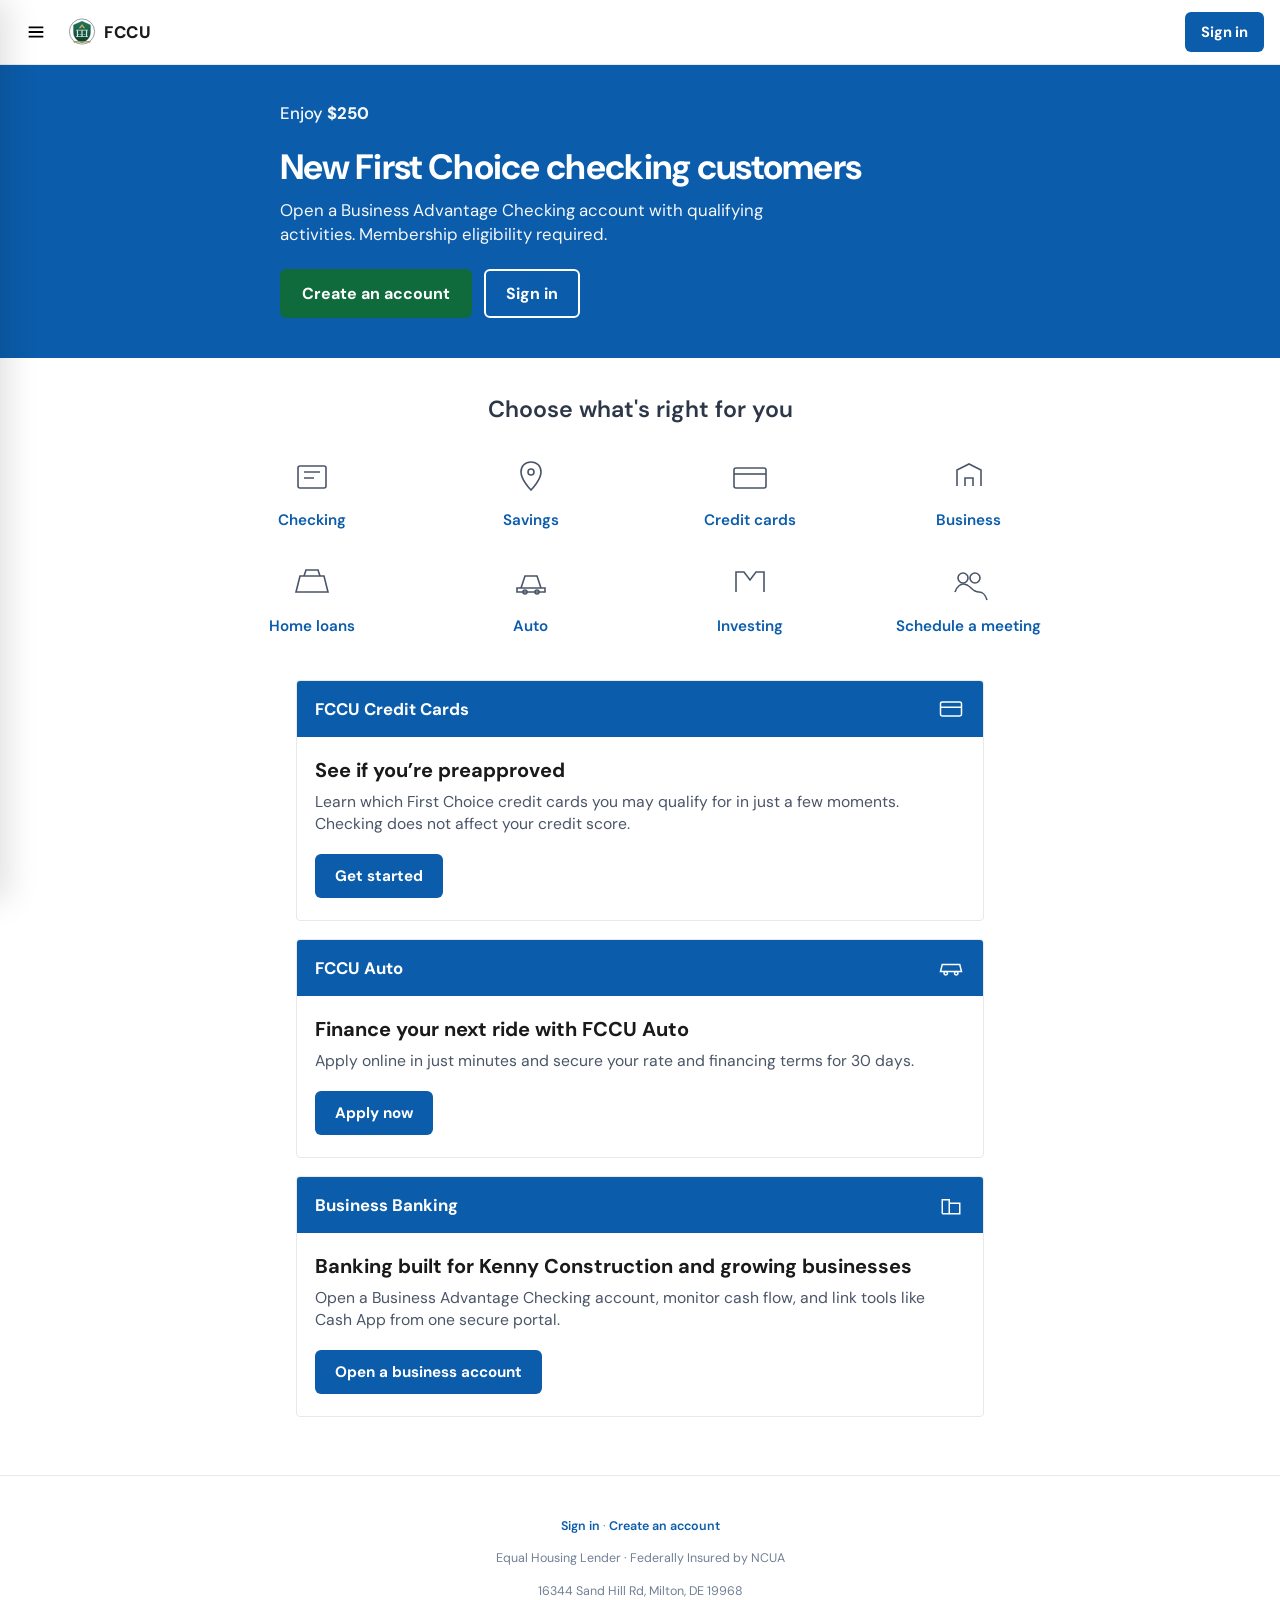
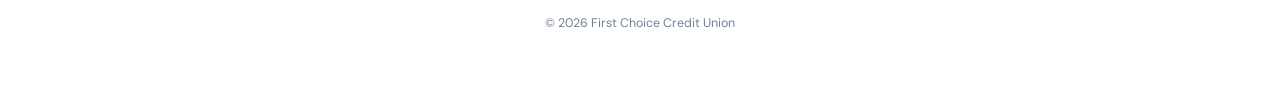
<file: index.html>
<!DOCTYPE html>
<html lang="en">
<head>
    <meta charset="UTF-8">
    <meta name="viewport" content="width=device-width, initial-scale=1.0">
    <title>First Choice Credit Union</title>
    <link rel="stylesheet" href="public.css">
    <script src="Bank.js"></script>
</head>
<body class="pub-page">

    <header class="pub-header">
        <div class="pub-header-left">
            <button type="button" class="pub-menu-btn" onclick="toggleMenu(true)" aria-label="Open menu">
                <svg width="22" height="22" viewBox="0 0 24 24" fill="none" stroke="currentColor" stroke-width="2"><path d="M4 7h16M4 12h16M4 17h16"/></svg>
            </button>
            <a class="pub-logo" href="index.html">
                <img src="logo.svg" alt="">
                <span>FCCU</span>
            </a>
        </div>
        <a class="pub-signin" href="login.html" id="pubSignInLink">Sign in</a>
    </header>

    <section class="pub-hero">
        <div class="pub-hero-inner">
            <p class="pub-hero-kicker">Enjoy <strong>$250</strong></p>
            <h1>New First Choice checking customers</h1>
            <p>Open a Business Advantage Checking account with qualifying activities. Membership eligibility required.</p>
            <div class="pub-cta-row">
                <a class="pub-btn-green" href="signup.html">Create an account</a>
                <a class="pub-btn-outline" href="login.html">Sign in</a>
            </div>
        </div>
    </section>

    <section class="pub-section">
        <h2>Choose what's right for you</h2>
        <div class="pub-services">
            <a class="pub-service" href="signup.html">
                <div class="pub-service-icon"><svg viewBox="0 0 48 48"><rect x="10" y="14" width="28" height="22" rx="2"/><path d="M16 20h16M16 26h10"/></svg></div>
                Checking
            </a>
            <a class="pub-service" href="signup.html">
                <div class="pub-service-icon"><svg viewBox="0 0 48 48"><path d="M24 10c-6 0-10 4-10 10 0 8 10 18 10 18s10-10 10-18c0-6-4-10-10-10z"/><circle cx="24" cy="20" r="3"/></svg></div>
                Savings
            </a>
            <a class="pub-service" href="signup.html">
                <div class="pub-service-icon"><svg viewBox="0 0 48 48"><rect x="8" y="16" width="32" height="20" rx="2"/><path d="M8 22h32"/></svg></div>
                Credit cards
            </a>
            <a class="pub-service" href="signup.html">
                <div class="pub-service-icon"><svg viewBox="0 0 48 48"><path d="M12 34V18l12-6 12 6v16"/><path d="M20 34v-8h8v8"/></svg></div>
                Business
            </a>
            <a class="pub-service" href="signup.html">
                <div class="pub-service-icon"><svg viewBox="0 0 48 48"><path d="M8 34h32L36 18H12L8 34z"/><path d="M16 18l2-6h12l2 6"/></svg></div>
                Home loans
            </a>
            <a class="pub-service" href="signup.html">
                <div class="pub-service-icon"><svg viewBox="0 0 48 48"><path d="M10 30h28v4H10z"/><path d="M14 30l4-12h12l4 12"/><circle cx="18" cy="34" r="2"/><circle cx="30" cy="34" r="2"/></svg></div>
                Auto
            </a>
            <a class="pub-service" href="signup.html">
                <div class="pub-service-icon"><svg viewBox="0 0 48 48"><path d="M10 34V14h8l6 8 6-8h8v20"/></svg></div>
                Investing
            </a>
            <a class="pub-service" href="login.html">
                <div class="pub-service-icon"><svg viewBox="0 0 48 48"><circle cx="18" cy="20" r="5"/><circle cx="30" cy="20" r="5"/><path d="M10 34c2-6 6-8 8-8s6 2 8 4 4 4 8 4 6 2 8 8"/></svg></div>
                Schedule a meeting
            </a>
        </div>
    </section>

    <div class="pub-cards">
        <article class="pub-card">
            <div class="pub-card-head">
                <span>FCCU Credit Cards</span>
                <svg viewBox="0 0 32 32"><rect x="4" y="8" width="24" height="16" rx="2"/><path d="M4 14h24"/></svg>
            </div>
            <div class="pub-card-body">
                <h3>See if you’re preapproved</h3>
                <p>Learn which First Choice credit cards you may qualify for in just a few moments. Checking does not affect your credit score.</p>
                <a class="pub-btn-blue" href="signup.html">Get started</a>
            </div>
        </article>

        <article class="pub-card">
            <div class="pub-card-head">
                <span>FCCU Auto</span>
                <svg viewBox="0 0 32 32"><path d="M4 20h24l-2-8H6L4 20z"/><circle cx="10" cy="22" r="2"/><circle cx="22" cy="22" r="2"/></svg>
            </div>
            <div class="pub-card-body">
                <h3>Finance your next ride with FCCU Auto</h3>
                <p>Apply online in just minutes and secure your rate and financing terms for 30 days.</p>
                <a class="pub-btn-blue" href="signup.html">Apply now</a>
            </div>
        </article>

        <article class="pub-card">
            <div class="pub-card-head">
                <span>Business Banking</span>
                <svg viewBox="0 0 32 32"><path d="M6 26V10h8v16M14 14h12v12H6"/></svg>
            </div>
            <div class="pub-card-body">
                <h3>Banking built for Kenny Construction and growing businesses</h3>
                <p>Open a Business Advantage Checking account, monitor cash flow, and link tools like Cash App from one secure portal.</p>
                <a class="pub-btn-blue" href="signup.html">Open a business account</a>
            </div>
        </article>
    </div>

    <footer class="pub-footer">
        <p><a href="login.html">Sign in</a> · <a href="signup.html">Create an account</a></p>
        <p>Equal Housing Lender · Federally Insured by NCUA</p>
        <p data-brand="address">16344 Sand Hill Rd, Milton, DE 19968</p>
        <p>&copy; <span data-brand="year">2026</span> First Choice Credit Union</p>
    </footer>

    <div id="pubDrawer" class="pub-drawer" aria-hidden="true">
        <div class="pub-drawer-backdrop" onclick="toggleMenu(false)"></div>
        <nav class="pub-drawer-panel">
            <button type="button" class="pub-menu-btn" onclick="toggleMenu(false)" aria-label="Close">✕</button>
            <a href="login.html" onclick="toggleMenu(false)">Sign in</a>
            <a href="signup.html" onclick="toggleMenu(false)">Create an account</a>
            <a href="signup.html" onclick="toggleMenu(false)">Checking</a>
            <a href="signup.html" onclick="toggleMenu(false)">Savings</a>
            <a href="signup.html" onclick="toggleMenu(false)">Business</a>
            <a href="signup.html" onclick="toggleMenu(false)">Home loans</a>
            <a href="signup.html" onclick="toggleMenu(false)">Auto</a>
            <a href="signup.html" onclick="toggleMenu(false)">Credit cards</a>
        </nav>
    </div>

    <script>
        function toggleMenu(open) {
            const d = document.getElementById("pubDrawer");
            d.classList.toggle("open", open);
            d.setAttribute("aria-hidden", open ? "false" : "true");
        }
        document.addEventListener("DOMContentLoaded", () => {
            if (typeof applyBranding === "function") applyBranding();

            const session = typeof getActiveSession === "function" ? getActiveSession() : null;
            if (session && !session.isAdmin) {
                const link = document.getElementById("pubSignInLink");
                if (link) {
                    link.textContent = "Accounts";
                    link.href = "home.html";
                }
                if (typeof initMemberSessionExperience === "function") {
                    initMemberSessionExperience({ forceWelcome: true });
                } else if (typeof showWelcomeBackBanner === "function") {
                    showWelcomeBackBanner(true);
                    if (typeof startIdleLogoutWatchdog === "function") startIdleLogoutWatchdog();
                }
            }
        });
    </script>
</body>
</html>
</file>
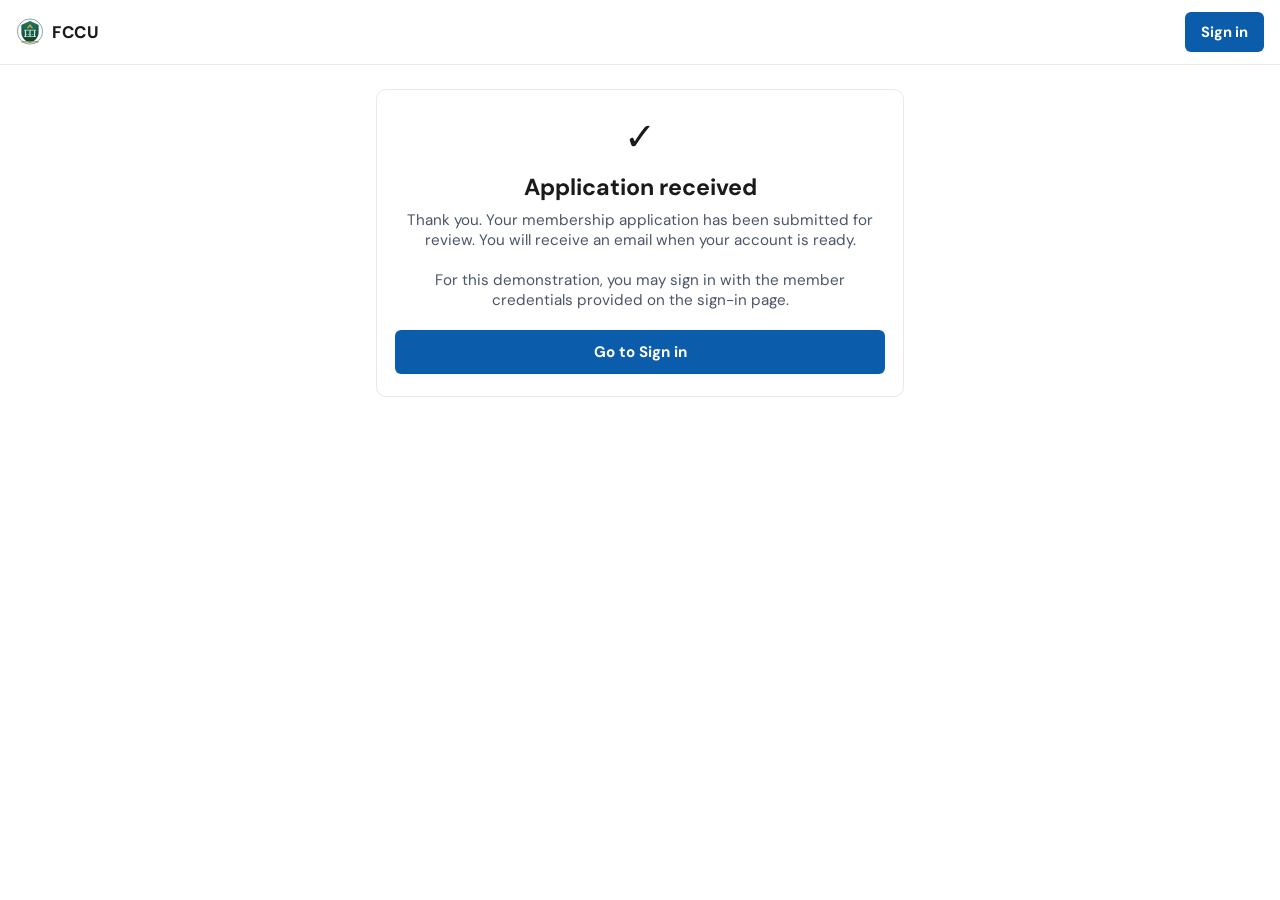
<file: signup-done.html>
<!DOCTYPE html>
<html lang="en">
<head>
    <meta charset="UTF-8">
    <meta name="viewport" content="width=device-width, initial-scale=1.0">
    <title>First Choice Credit Union — Application Received</title>
    <link rel="stylesheet" href="public.css">
    <script src="Bank.js"></script>
</head>
<body class="pub-page">
    <header class="pub-header">
        <a class="pub-logo" href="index.html">
            <img src="logo.svg" alt="">
            <span>FCCU</span>
        </a>
        <a class="pub-signin" href="login.html">Sign in</a>
    </header>
    <main class="su-wrap">
        <div class="su-card" style="text-align:center">
            <div style="font-size:2.4rem;margin-bottom:10px">✓</div>
            <h1>Application received</h1>
            <p class="sub">Thank you. Your membership application has been submitted for review. You will receive an email when your account is ready.</p>
            <p class="sub" id="appRef" style="font-family:ui-monospace,monospace;font-size:0.85rem"></p>
            <p class="sub">For this demonstration, you may sign in with the member credentials provided on the sign-in page.</p>
            <div class="su-actions" style="justify-content:center">
                <a class="pub-btn-blue" href="login.html">Go to Sign in</a>
            </div>
        </div>
    </main>
    <script>
        document.addEventListener("DOMContentLoaded", () => {
            if (typeof applyBranding === "function") applyBranding();
            const raw = localStorage.getItem((typeof STORAGE_PREFIX !== "undefined" ? STORAGE_PREFIX : "fccu_") + "signup_application");
            if (raw) {
                try {
                    const app = JSON.parse(raw);
                    document.getElementById("appRef").textContent =
                        `Reference · ${app.username || "member"} · ${app.accountType || "Checking"} · ${new Date(app.submittedAt || Date.now()).toLocaleString()}`;
                } catch (_) {}
            }
        });
    </script>
</body>
</html>
</file>
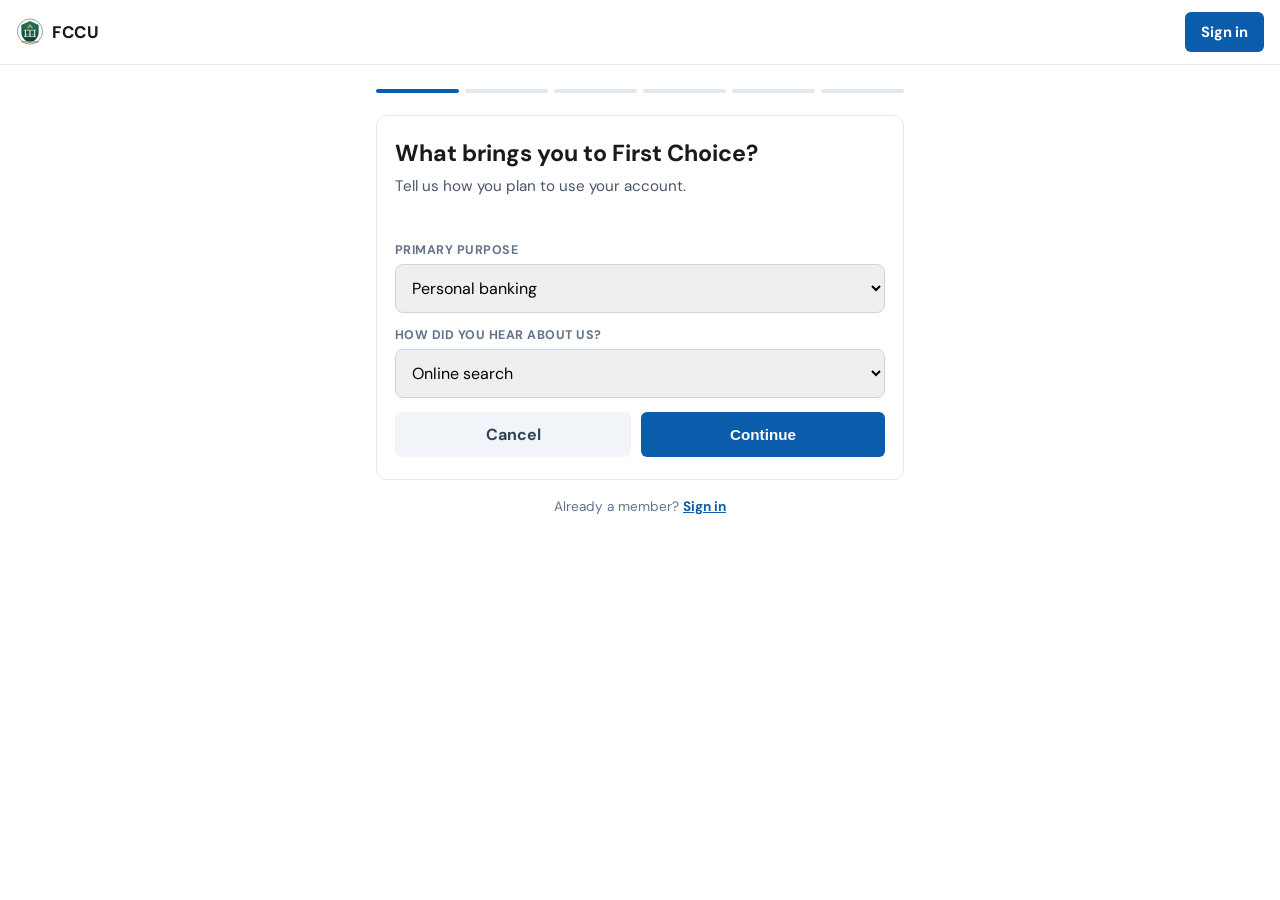
<file: signup.html>
<!DOCTYPE html>
<html lang="en">
<head>
    <meta charset="UTF-8">
    <meta name="viewport" content="width=device-width, initial-scale=1.0">
    <title>First Choice Credit Union — Open an Account</title>
    <link rel="stylesheet" href="public.css">
    <script src="Bank.js"></script>
</head>
<body class="pub-page">

    <header class="pub-header">
        <div class="pub-header-left">
            <a class="pub-logo" href="index.html">
                <img src="logo.svg" alt="">
                <span>FCCU</span>
            </a>
        </div>
        <a class="pub-signin" href="login.html">Sign in</a>
    </header>

    <main class="su-wrap">
        <div class="su-progress" id="suProgress"></div>
        <div class="su-card">
            <h1 id="suTitle">Let’s get started</h1>
            <p class="sub" id="suSub">Opening an account takes a few minutes. Have your ID and Social Security number ready.</p>
            <p class="su-error" id="suError"></p>
            <div id="suBody"></div>
            <div class="su-actions" id="suActions"></div>
        </div>
        <p style="text-align:center;margin-top:18px;font-size:0.85rem;color:#64748b">
            Already a member? <a href="login.html" style="color:#0b5cab;font-weight:700">Sign in</a>
        </p>
    </main>

    <script src="signup.js"></script>
</body>
</html>
</file>
<file: public.css>
/*! First Choice Credit Union — Public marketing site */
@import url('https://fonts.googleapis.com/css2?family=DM+Sans:ital,opsz,wght@0,9..40,400;0,9..40,500;0,9..40,600;0,9..40,700;1,9..40,400&display=swap');

:root {
    --fccu-blue: #0b5cab;
    --fccu-blue-deep: #084a8c;
    --fccu-hero: #0b5cab;
    --fccu-green: #0f6b3c;
    --fccu-green-hover: #0c5731;
    --fccu-ink: #1a1a1a;
    --fccu-muted: #4a5568;
    --fccu-line: #e6e9ee;
    --fccu-bg: #ffffff;
}

* { box-sizing: border-box; }

body.pub-page {
    margin: 0;
    font-family: "DM Sans", system-ui, sans-serif;
    color: var(--fccu-ink);
    background: var(--fccu-bg);
    -webkit-font-smoothing: antialiased;
}

.pub-header {
    position: sticky;
    top: 0;
    z-index: 40;
    display: flex;
    align-items: center;
    justify-content: space-between;
    gap: 12px;
    padding: 12px 16px;
    background: #fff;
    border-bottom: 1px solid var(--fccu-line);
}

.pub-header-left {
    display: flex;
    align-items: center;
    gap: 12px;
}

.pub-menu-btn {
    width: 40px;
    height: 40px;
    border: none;
    background: transparent;
    display: grid;
    place-items: center;
    cursor: pointer;
    border-radius: 8px;
}
.pub-menu-btn:hover { background: #f3f4f6; }

.pub-logo {
    display: flex;
    align-items: center;
    gap: 8px;
    text-decoration: none;
    color: inherit;
}
.pub-logo img { width: 28px; height: 28px; }
.pub-logo span {
    font-weight: 800;
    font-size: 1.05rem;
    letter-spacing: 0.04em;
    text-transform: uppercase;
}

.pub-signin {
    background: var(--fccu-blue);
    color: #fff;
    border: none;
    border-radius: 6px;
    padding: 10px 16px;
    font-weight: 700;
    font-size: 0.92rem;
    text-decoration: none;
    display: inline-block;
}
.pub-signin:hover { background: var(--fccu-blue-deep); }

.pub-hero {
    background: var(--fccu-hero);
    color: #fff;
    padding: 36px 20px 40px;
}
.pub-hero-inner { max-width: 720px; margin: 0 auto; }
.pub-hero-kicker {
    font-size: 1.65rem;
    font-weight: 500;
    margin: 0 0 8px;
}
.pub-hero-kicker strong { font-weight: 800; }
.pub-hero h1 {
    margin: 0 0 10px;
    font-size: clamp(1.6rem, 5vw, 2.2rem);
    font-weight: 700;
    line-height: 1.15;
    letter-spacing: -0.02em;
}
.pub-hero p {
    margin: 0 0 22px;
    font-size: 1.05rem;
    line-height: 1.45;
    max-width: 34rem;
    opacity: 0.96;
}
.pub-cta-row {
    display: flex;
    flex-wrap: wrap;
    gap: 12px;
}
.pub-btn-green {
    background: var(--fccu-green);
    color: #fff;
    border: none;
    border-radius: 6px;
    padding: 14px 22px;
    font-weight: 700;
    font-size: 1rem;
    text-decoration: none;
    display: inline-block;
}
.pub-btn-green:hover { background: var(--fccu-green-hover); }
.pub-btn-outline {
    background: transparent;
    color: #fff;
    border: 2px solid #fff;
    border-radius: 6px;
    padding: 12px 20px;
    font-weight: 700;
    font-size: 1rem;
    text-decoration: none;
    display: inline-block;
}
.pub-btn-outline:hover { background: rgba(255,255,255,0.1); }

.pub-section {
    max-width: 900px;
    margin: 0 auto;
    padding: 36px 20px;
}
.pub-section h2 {
    text-align: center;
    margin: 0 0 28px;
    font-size: 1.45rem;
    font-weight: 600;
    color: #2d3748;
}

.pub-services {
    display: grid;
    grid-template-columns: repeat(2, minmax(0, 1fr));
    gap: 28px 16px;
    text-align: center;
}
@media (min-width: 700px) {
    .pub-services { grid-template-columns: repeat(4, minmax(0, 1fr)); }
}
.pub-service {
    text-decoration: none;
    color: var(--fccu-blue);
    font-weight: 600;
    font-size: 0.95rem;
}
.pub-service-icon {
    width: 48px;
    height: 48px;
    margin: 0 auto 10px;
    color: #4a5568;
}
.pub-service-icon svg {
    width: 48px;
    height: 48px;
    stroke: currentColor;
    fill: none;
    stroke-width: 1.6;
}

.pub-cards { padding: 8px 16px 40px; max-width: 720px; margin: 0 auto; }
.pub-card {
    border: 1px solid var(--fccu-line);
    border-radius: 4px;
    overflow: hidden;
    margin-bottom: 18px;
    background: #fff;
}
.pub-card-head {
    background: var(--fccu-blue);
    color: #fff;
    padding: 14px 18px;
    display: flex;
    align-items: center;
    justify-content: space-between;
    font-weight: 700;
    font-size: 1.05rem;
}
.pub-card-head svg { width: 28px; height: 28px; stroke: #fff; fill: none; stroke-width: 1.7; }
.pub-card-body { padding: 20px 18px 22px; }
.pub-card-body h3 {
    margin: 0 0 8px;
    font-size: 1.25rem;
    font-weight: 700;
    color: var(--fccu-ink);
}
.pub-card-body p {
    margin: 0 0 18px;
    color: var(--fccu-muted);
    line-height: 1.45;
    font-size: 0.98rem;
}
.pub-btn-blue {
    background: var(--fccu-blue);
    color: #fff;
    border: none;
    border-radius: 6px;
    padding: 12px 20px;
    font-weight: 700;
    font-size: 0.95rem;
    text-decoration: none;
    display: inline-block;
    cursor: pointer;
}
.pub-btn-blue:hover { background: var(--fccu-blue-deep); }

.pub-footer {
    border-top: 1px solid var(--fccu-line);
    padding: 28px 20px 40px;
    text-align: center;
    color: #718096;
    font-size: 0.78rem;
    line-height: 1.6;
}
.pub-footer a { color: var(--fccu-blue); text-decoration: none; font-weight: 600; }

.pub-drawer {
    position: fixed;
    inset: 0;
    z-index: 50;
    pointer-events: none;
}
.pub-drawer.open { pointer-events: auto; }
.pub-drawer-backdrop {
    position: absolute;
    inset: 0;
    background: rgba(0,0,0,0.4);
    opacity: 0;
    transition: opacity 0.2s;
}
.pub-drawer.open .pub-drawer-backdrop { opacity: 1; }
.pub-drawer-panel {
    position: absolute;
    top: 0;
    left: 0;
    bottom: 0;
    width: min(320px, 88vw);
    background: #fff;
    transform: translateX(-100%);
    transition: transform 0.25s ease;
    padding: 20px;
    box-shadow: 8px 0 30px rgba(0,0,0,0.12);
}
.pub-drawer.open .pub-drawer-panel { transform: translateX(0); }
.pub-drawer-panel a {
    display: block;
    padding: 12px 0;
    color: var(--fccu-ink);
    text-decoration: none;
    font-weight: 600;
    border-bottom: 1px solid var(--fccu-line);
}

/* Signup wizard */
.su-wrap {
    max-width: 560px;
    margin: 0 auto;
    padding: 24px 16px 48px;
}
.su-progress {
    display: flex;
    gap: 6px;
    margin-bottom: 22px;
}
.su-progress span {
    flex: 1;
    height: 4px;
    border-radius: 99px;
    background: #e2e8f0;
}
.su-progress span.on { background: var(--fccu-blue); }
.su-card {
    background: #fff;
    border: 1px solid var(--fccu-line);
    border-radius: 10px;
    padding: 22px 18px;
}
.su-card h1 {
    margin: 0 0 8px;
    font-size: 1.45rem;
}
.su-card .sub {
    margin: 0 0 20px;
    color: var(--fccu-muted);
    font-size: 0.95rem;
}
.su-field { margin-bottom: 14px; }
.su-field label {
    display: block;
    font-size: 0.78rem;
    font-weight: 700;
    text-transform: uppercase;
    letter-spacing: 0.04em;
    color: #64748b;
    margin-bottom: 6px;
}
.su-field input,
.su-field select,
.su-field textarea {
    width: 100%;
    border: 1px solid #cbd5e1;
    border-radius: 8px;
    padding: 12px 12px;
    font: inherit;
    font-size: 1rem;
}
.su-field input:focus,
.su-field select:focus,
.su-field textarea:focus {
    outline: 2px solid rgba(11, 92, 171, 0.25);
    border-color: var(--fccu-blue);
}
.su-actions {
    display: flex;
    gap: 10px;
    margin-top: 8px;
}
.su-actions .pub-btn-blue,
.su-actions .pub-btn-muted { flex: 1; text-align: center; }
.pub-btn-muted {
    background: #f1f5f9;
    color: #334155;
    border: none;
    border-radius: 6px;
    padding: 12px 16px;
    font-weight: 700;
    cursor: pointer;
}
.su-error {
    color: #b91c1c;
    font-size: 0.85rem;
    margin: 0 0 10px;
    min-height: 1.2em;
}

/* Verify / captcha */
.vf-wrap {
    min-height: 100vh;
    display: flex;
    flex-direction: column;
    align-items: center;
    justify-content: center;
    padding: 24px 16px;
    background: linear-gradient(180deg, #f7fafc 0%, #eef2f7 100%);
}
.vf-card {
    width: 100%;
    max-width: 420px;
    background: #fff;
    border-radius: 12px;
    border: 1px solid var(--fccu-line);
    box-shadow: 0 12px 40px rgba(15, 23, 42, 0.08);
    padding: 28px 22px;
    text-align: center;
}
.vf-card h1 { margin: 0 0 8px; font-size: 1.35rem; }
.vf-card .sub { color: var(--fccu-muted); margin: 0 0 20px; font-size: 0.95rem; }
.vf-grid {
    display: grid;
    grid-template-columns: repeat(3, 1fr);
    gap: 10px;
    margin-bottom: 16px;
}
.vf-tile {
    aspect-ratio: 1;
    border: 2px solid #e2e8f0;
    border-radius: 10px;
    background: #f8fafc;
    font-size: 1.8rem;
    cursor: pointer;
    transition: border-color 0.15s, transform 0.15s;
}
.vf-tile:hover { border-color: var(--fccu-blue); }
.vf-tile.selected {
    border-color: var(--fccu-blue);
    background: #e8f1fc;
    transform: scale(0.97);
}
.vf-prompt {
    font-weight: 700;
    margin-bottom: 14px;
    color: var(--fccu-ink);
}
</file>
